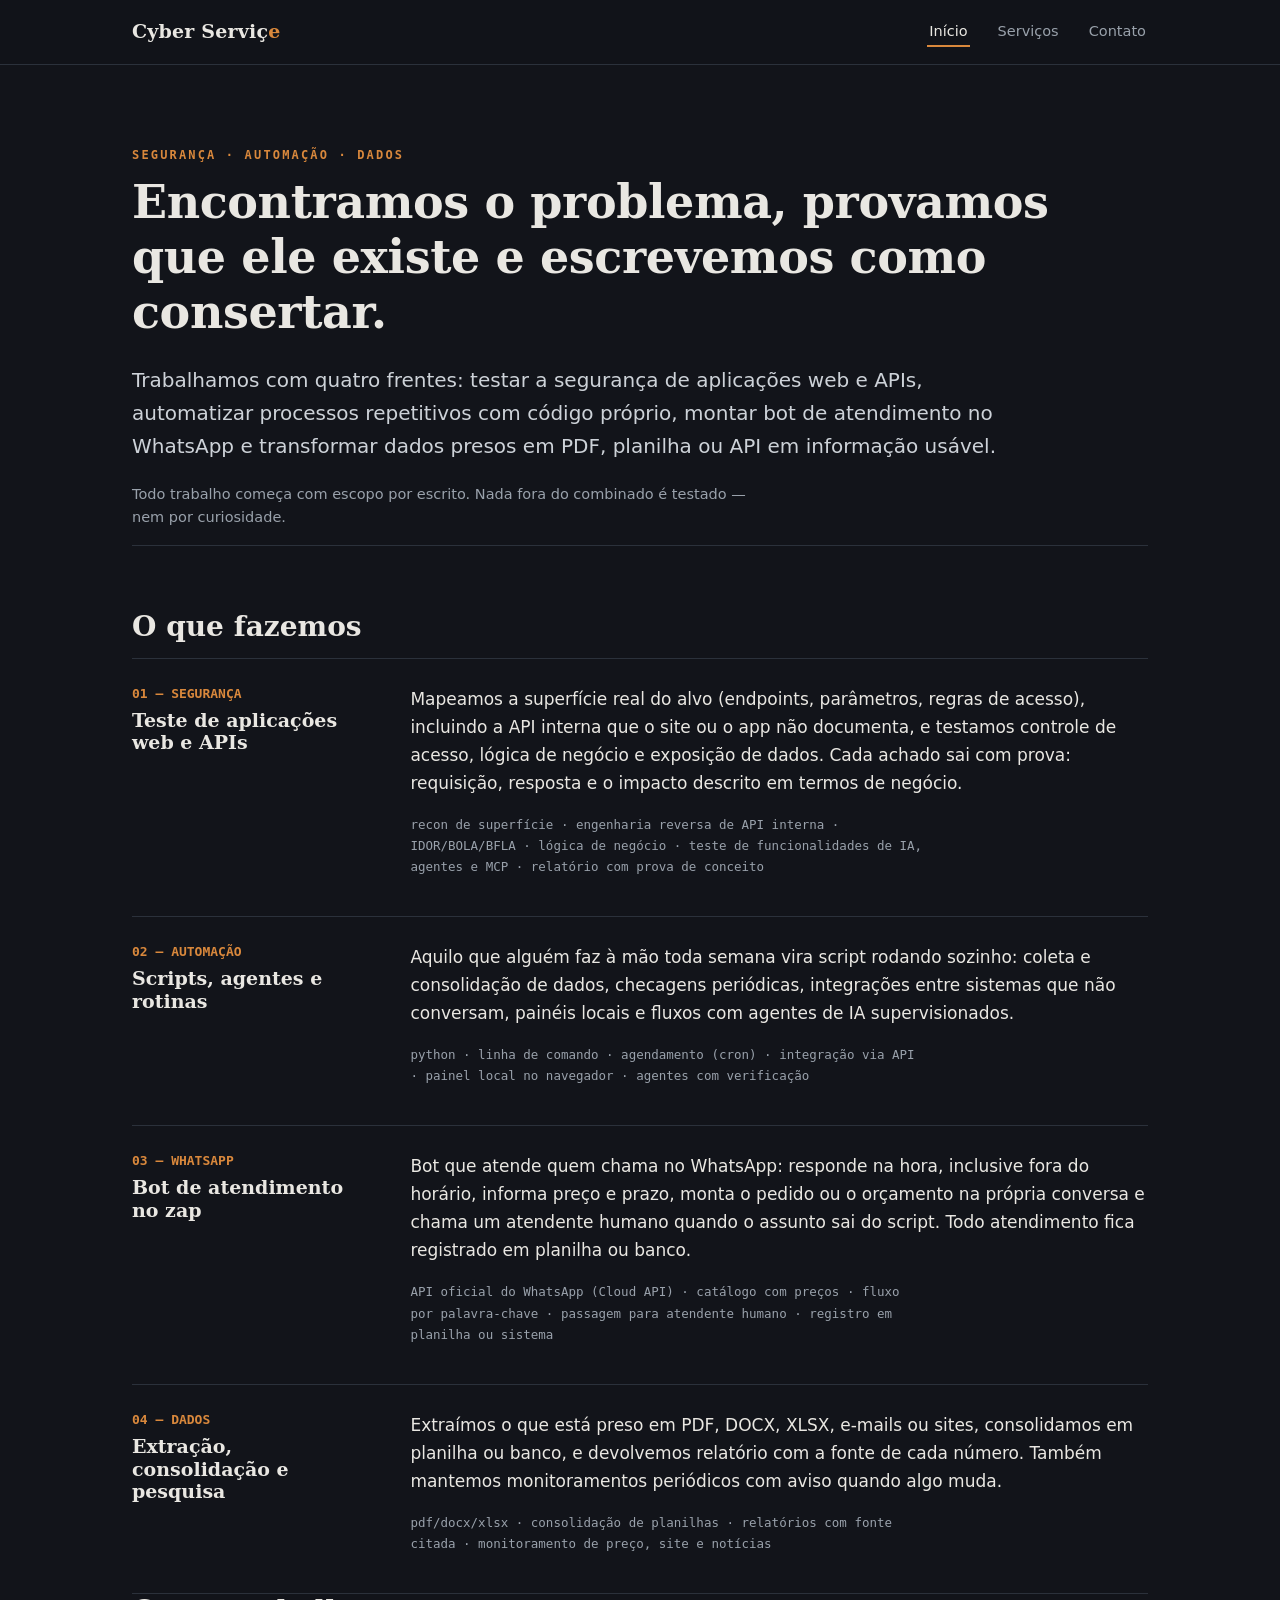
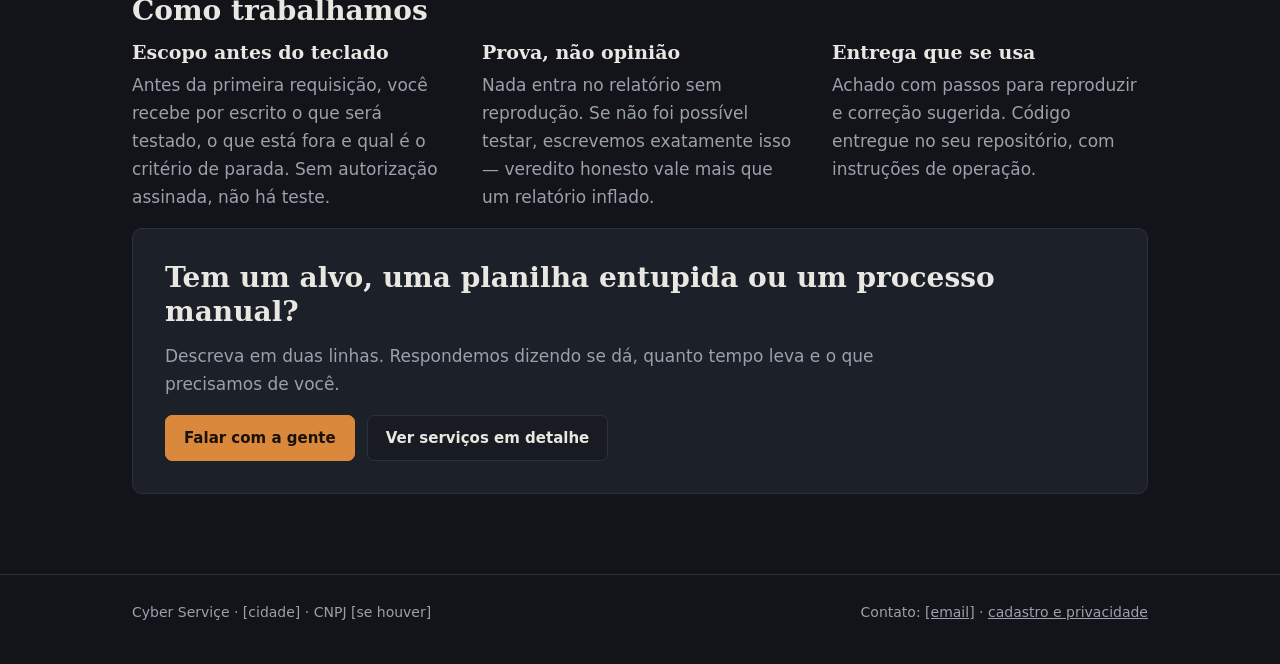
<file: index.html>
<!DOCTYPE html>
<html lang="pt-BR">
<head>
<meta charset="utf-8">
<meta name="viewport" content="width=device-width, initial-scale=1">
<title>Cyber Serviçe — segurança de aplicações, automação e dados</title>
<meta name="description" content="Teste de segurança em aplicações web e APIs, automação com scripts e agentes, bot de atendimento no WhatsApp, extração e consolidação de dados. Escopo por escrito, prova antes de afirmação, relatório honesto.">
<meta name="theme-color" content="#12141a">
<link rel="stylesheet" href="assets/style.css">
</head>
<body>
<header class="site">
  <div class="wrap">
    <a class="brand" href="index.html">Cyber Serviç<span>e</span></a>
    <nav aria-label="Navegação principal">
      <ul>
        <li><a href="index.html" aria-current="page">Início</a></li>
        <li><a href="servicos.html">Serviços</a></li>
        <li><a href="contato.html">Contato</a></li>
      </ul>
    </nav>
  </div>
</header>

<main>
  <section class="wrap">
    <p class="eyebrow">Segurança · Automação · Dados</p>
    <h1>Encontramos o problema, provamos que ele existe e escrevemos como consertar.</h1>
    <p class="lead">
      Trabalhamos com quatro frentes: testar a segurança de aplicações web e APIs, automatizar processos
      repetitivos com código próprio, montar bot de atendimento no WhatsApp e transformar dados presos em
      PDF, planilha ou API em informação usável.
    </p>
    <p class="muted small">
      Todo trabalho começa com escopo por escrito. Nada fora do combinado é testado — nem por curiosidade.
    </p>
    <hr class="rule">
  </section>

  <section class="wrap">
    <h2>O que fazemos</h2>

    <div class="svc">
      <div>
        <div class="num">01 — SEGURANÇA</div>
        <h3>Teste de aplicações web e APIs</h3>
      </div>
      <div>
        <p>
          Mapeamos a superfície real do alvo (endpoints, parâmetros, regras de acesso), incluindo a API
          interna que o site ou o app não documenta, e testamos controle de acesso, lógica de negócio e
          exposição de dados. Cada achado sai com prova: requisição, resposta e o impacto descrito em
          termos de negócio.
        </p>
        <p class="stack">recon de superfície · engenharia reversa de API interna · IDOR/BOLA/BFLA · lógica de negócio · teste de funcionalidades de IA, agentes e MCP · relatório com prova de conceito</p>
      </div>
    </div>

    <div class="svc">
      <div>
        <div class="num">02 — AUTOMAÇÃO</div>
        <h3>Scripts, agentes e rotinas</h3>
      </div>
      <div>
        <p>
          Aquilo que alguém faz à mão toda semana vira script rodando sozinho: coleta e consolidação de
          dados, checagens periódicas, integrações entre sistemas que não conversam, painéis locais e
          fluxos com agentes de IA supervisionados.
        </p>
        <p class="stack">python · linha de comando · agendamento (cron) · integração via API · painel local no navegador · agentes com verificação</p>
      </div>
    </div>

    <div class="svc">
      <div>
        <div class="num">03 — WHATSAPP</div>
        <h3>Bot de atendimento no zap</h3>
      </div>
      <div>
        <p>
          Bot que atende quem chama no WhatsApp: responde na hora, inclusive fora do horário, informa
          preço e prazo, monta o pedido ou o orçamento na própria conversa e chama um atendente humano
          quando o assunto sai do script. Todo atendimento fica registrado em planilha ou banco.
        </p>
        <p class="stack">API oficial do WhatsApp (Cloud API) · catálogo com preços · fluxo por palavra-chave · passagem para atendente humano · registro em planilha ou sistema</p>
      </div>
    </div>

    <div class="svc">
      <div>
        <div class="num">04 — DADOS</div>
        <h3>Extração, consolidação e pesquisa</h3>
      </div>
      <div>
        <p>
          Extraímos o que está preso em PDF, DOCX, XLSX, e-mails ou sites, consolidamos em planilha ou
          banco, e devolvemos relatório com a fonte de cada número. Também mantemos monitoramentos
          periódicos com aviso quando algo muda.
        </p>
        <p class="stack">pdf/docx/xlsx · consolidação de planilhas · relatórios com fonte citada · monitoramento de preço, site e notícias</p>
      </div>
    </div>
  </section>

  <section class="wrap">
    <h2>Como trabalhamos</h2>
    <div class="cols">
      <div>
        <h3>Escopo antes do teclado</h3>
        <p class="muted">Antes da primeira requisição, você recebe por escrito o que será testado, o que está fora e qual é o critério de parada. Sem autorização assinada, não há teste.</p>
      </div>
      <div>
        <h3>Prova, não opinião</h3>
        <p class="muted">Nada entra no relatório sem reprodução. Se não foi possível testar, escrevemos exatamente isso — veredito honesto vale mais que um relatório inflado.</p>
      </div>
      <div>
        <h3>Entrega que se usa</h3>
        <p class="muted">Achado com passos para reproduzir e correção sugerida. Código entregue no seu repositório, com instruções de operação.</p>
      </div>
    </div>
  </section>

  <section class="wrap">
    <div class="cta">
      <h2>Tem um alvo, uma planilha entupida ou um processo manual?</h2>
      <p class="muted">Descreva em duas linhas. Respondemos dizendo se dá, quanto tempo leva e o que precisamos de você.</p>
      <div class="btns">
        <a class="btn primary" href="contato.html">Falar com a gente</a>
        <a class="btn" href="servicos.html">Ver serviços em detalhe</a>
      </div>
    </div>
  </section>
</main>

<footer class="site">
  <div class="wrap">
    <div>Cyber Serviçe · [cidade] · <span class="muted">CNPJ [se houver]</span></div>
    <div>Contato: <a href="mailto:[email]">[email]</a> · <a href="contato.html">cadastro e privacidade</a></div>
  </div>
</footer>
</body>
</html>
</file>
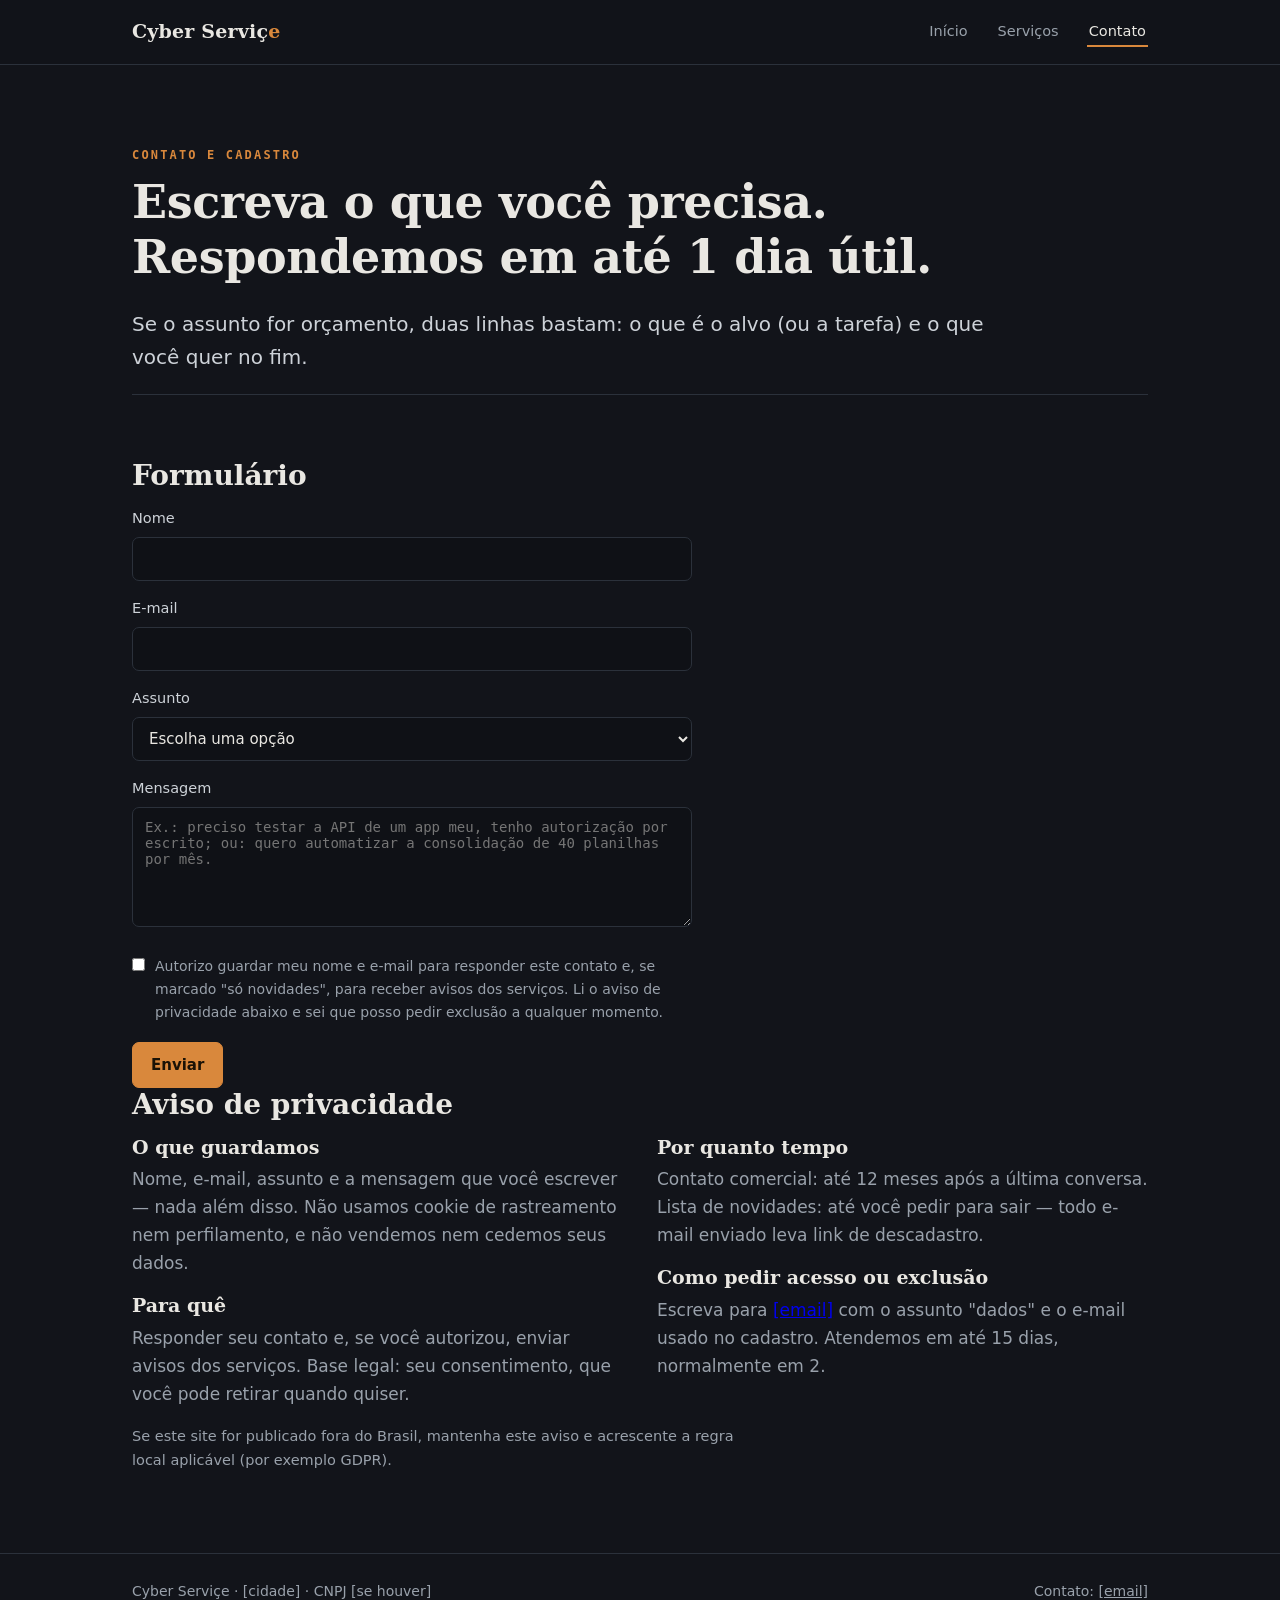
<file: contato.html>
<!DOCTYPE html>
<html lang="pt-BR">
<head>
<meta charset="utf-8">
<meta name="viewport" content="width=device-width, initial-scale=1">
<title>Contato e cadastro — Cyber Serviçe</title>
<meta name="description" content="Fale com a gente ou deixe seu e-mail para receber novidades dos serviços. Aviso de privacidade, finalidade, guarda e exclusão dos dados.">
<meta name="theme-color" content="#12141a">
<link rel="stylesheet" href="assets/style.css">
</head>
<body>
<header class="site">
  <div class="wrap">
    <a class="brand" href="index.html">Cyber Serviç<span>e</span></a>
    <nav aria-label="Navegação principal">
      <ul>
        <li><a href="index.html">Início</a></li>
        <li><a href="servicos.html">Serviços</a></li>
        <li><a href="contato.html" aria-current="page">Contato</a></li>
      </ul>
    </nav>
  </div>
</header>

<main>
  <section class="wrap">
    <p class="eyebrow">Contato e cadastro</p>
    <h1>Escreva o que você precisa. Respondemos em até 1 dia útil.</h1>
    <p class="lead">Se o assunto for orçamento, duas linhas bastam: o que é o alvo (ou a tarefa) e o que você quer no fim.</p>
    <hr class="rule">
  </section>

  <section class="wrap">
    <h2>Formulário</h2>
    <!-- PRODUÇÃO: troque action/data-endpoint pelo endpoint que recebe o POST
         (Cloudflare Pages Function, Formspree, Buttondown...). Em teste local usa /api/lead. -->
    <form id="leadForm" method="post" action="/api/lead" novalidate>
      <label for="nome">Nome</label>
      <input id="nome" name="nome" type="text" autocomplete="name" required maxlength="120">

      <label for="email">E-mail</label>
      <input id="email" name="email" type="email" autocomplete="email" required maxlength="160">

      <label for="assunto">Assunto</label>
      <select id="assunto" name="assunto" required>
        <option value="">Escolha uma opção</option>
        <option value="orcamento-seguranca">Orçamento — teste de segurança</option>
        <option value="orcamento-automacao">Orçamento — automação / script / painel</option>
        <option value="orcamento-whatsapp">Orçamento — bot de atendimento no WhatsApp</option>
        <option value="orcamento-dados">Orçamento — dados, planilha, extração</option>
        <option value="duvida">Dúvida geral</option>
        <option value="novidades">Só quero receber novidades (sem orçamento)</option>
      </select>

      <label for="mensagem">Mensagem</label>
      <textarea id="mensagem" name="mensagem" maxlength="4000" placeholder="Ex.: preciso testar a API de um app meu, tenho autorização por escrito; ou: quero automatizar a consolidação de 40 planilhas por mês."></textarea>

      <!-- honeypot: humano não preenche, robô preenche -->
      <div class="hp" aria-hidden="true">
        <label for="site_url">Não preencha este campo</label>
        <input id="site_url" name="site_url" type="text" tabindex="-1" autocomplete="off">
      </div>

      <div class="check">
        <input id="consent" name="consent" type="checkbox" value="sim" required>
        <label for="consent">
          Autorizo guardar meu nome e e-mail para responder este contato e, se marcado "só novidades",
          para receber avisos dos serviços. Li o aviso de privacidade abaixo e sei que posso pedir
          exclusão a qualquer momento.
        </label>
      </div>

      <div class="btns">
        <button class="btn primary" type="submit" id="enviar">Enviar</button>
      </div>
      <p id="formMsg" role="status"></p>
    </form>
  </section>

  <section class="wrap">
    <h2>Aviso de privacidade</h2>
    <div class="cols">
      <div>
        <h3>O que guardamos</h3>
        <p class="muted">Nome, e-mail, assunto e a mensagem que você escrever — nada além disso. Não usamos cookie de rastreamento nem perfilamento, e não vendemos nem cedemos seus dados.</p>
        <h3>Para quê</h3>
        <p class="muted">Responder seu contato e, se você autorizou, enviar avisos dos serviços. Base legal: seu consentimento, que você pode retirar quando quiser.</p>
      </div>
      <div>
        <h3>Por quanto tempo</h3>
        <p class="muted">Contato comercial: até 12 meses após a última conversa. Lista de novidades: até você pedir para sair — todo e-mail enviado leva link de descadastro.</p>
        <h3>Como pedir acesso ou exclusão</h3>
        <p class="muted">Escreva para <a href="mailto:[email]">[email]</a> com o assunto "dados" e o e-mail usado no cadastro. Atendemos em até 15 dias, normalmente em 2.</p>
      </div>
    </div>
    <p class="small muted">Se este site for publicado fora do Brasil, mantenha este aviso e acrescente a regra local aplicável (por exemplo GDPR).</p>
  </section>
</main>

<footer class="site">
  <div class="wrap">
    <div>Cyber Serviçe · [cidade] · <span class="muted">CNPJ [se houver]</span></div>
    <div>Contato: <a href="mailto:[email]">[email]</a></div>
  </div>
</footer>

<script>
const form = document.getElementById("leadForm");
const msg = document.getElementById("formMsg");

/* Backend do cadastro.
   null  = ainda nao configurado (site publico estatico, sem servidor de POST).
   Quando ligar o backend, troque por a URL do endpoint, ex.:
   const ENDPOINT = "https://script.google.com/macros/s/AKfy.../exec";  */
const ENDPOINT = null;
const EMAIL_FALLBACK = "[email]";
const endpoint = ENDPOINT || form.getAttribute("action");

function show(text, ok){
  msg.textContent = text;
  msg.className = (ok === "info") ? "info" : (ok ? "ok" : "err");
}

form.addEventListener("submit", async (ev) => {
  ev.preventDefault();
  const dados = Object.fromEntries(new FormData(form).entries());

  if (!dados.nome || dados.nome.trim().length < 2) return show("Escreva seu nome.", false);
  if (!/^[^\s@]+@[^\s@]+\.[^\s@]{2,}$/.test(dados.email || "")) return show("E-mail inválido.", false);
  if (!dados.assunto) return show("Escolha o assunto.", false);
  if (!dados.consent) return show("Precisa autorizar o uso dos dados para enviar.", false);
  if (dados.site_url) return show("Envio bloqueado.", false); // honeypot

  if (!ENDPOINT){
    // site estatico sem backend: nao perde o contato, manda por e-mail
    return show("O envio pelo formulário ainda não está ligado. Escreva para " + EMAIL_FALLBACK +
                " com o mesmo texto — respondemos em até 1 dia útil.", "info");
  }

  try{
    const r = await fetch(endpoint, {
      method: "POST",
      headers: {"Content-Type": "application/json"},
      body: JSON.stringify({nome: dados.nome, email: dados.email, assunto: dados.assunto,
                            mensagem: dados.mensagem, consent: true})
    });
    const j = await r.json().catch(() => ({}));
    if (!r.ok) return show(j.erro || ("Não deu para enviar agora. Tente por e-mail: " + EMAIL_FALLBACK + "."), false);
    form.reset();
    show("Recebemos seu contato. Respondemos em até 1 dia útil.", true);
  }catch(e){
    show("Falha de rede. Tente de novo ou escreva para " + EMAIL_FALLBACK + ".", false);
  }
});
</script>
</body>
</html>
</file>
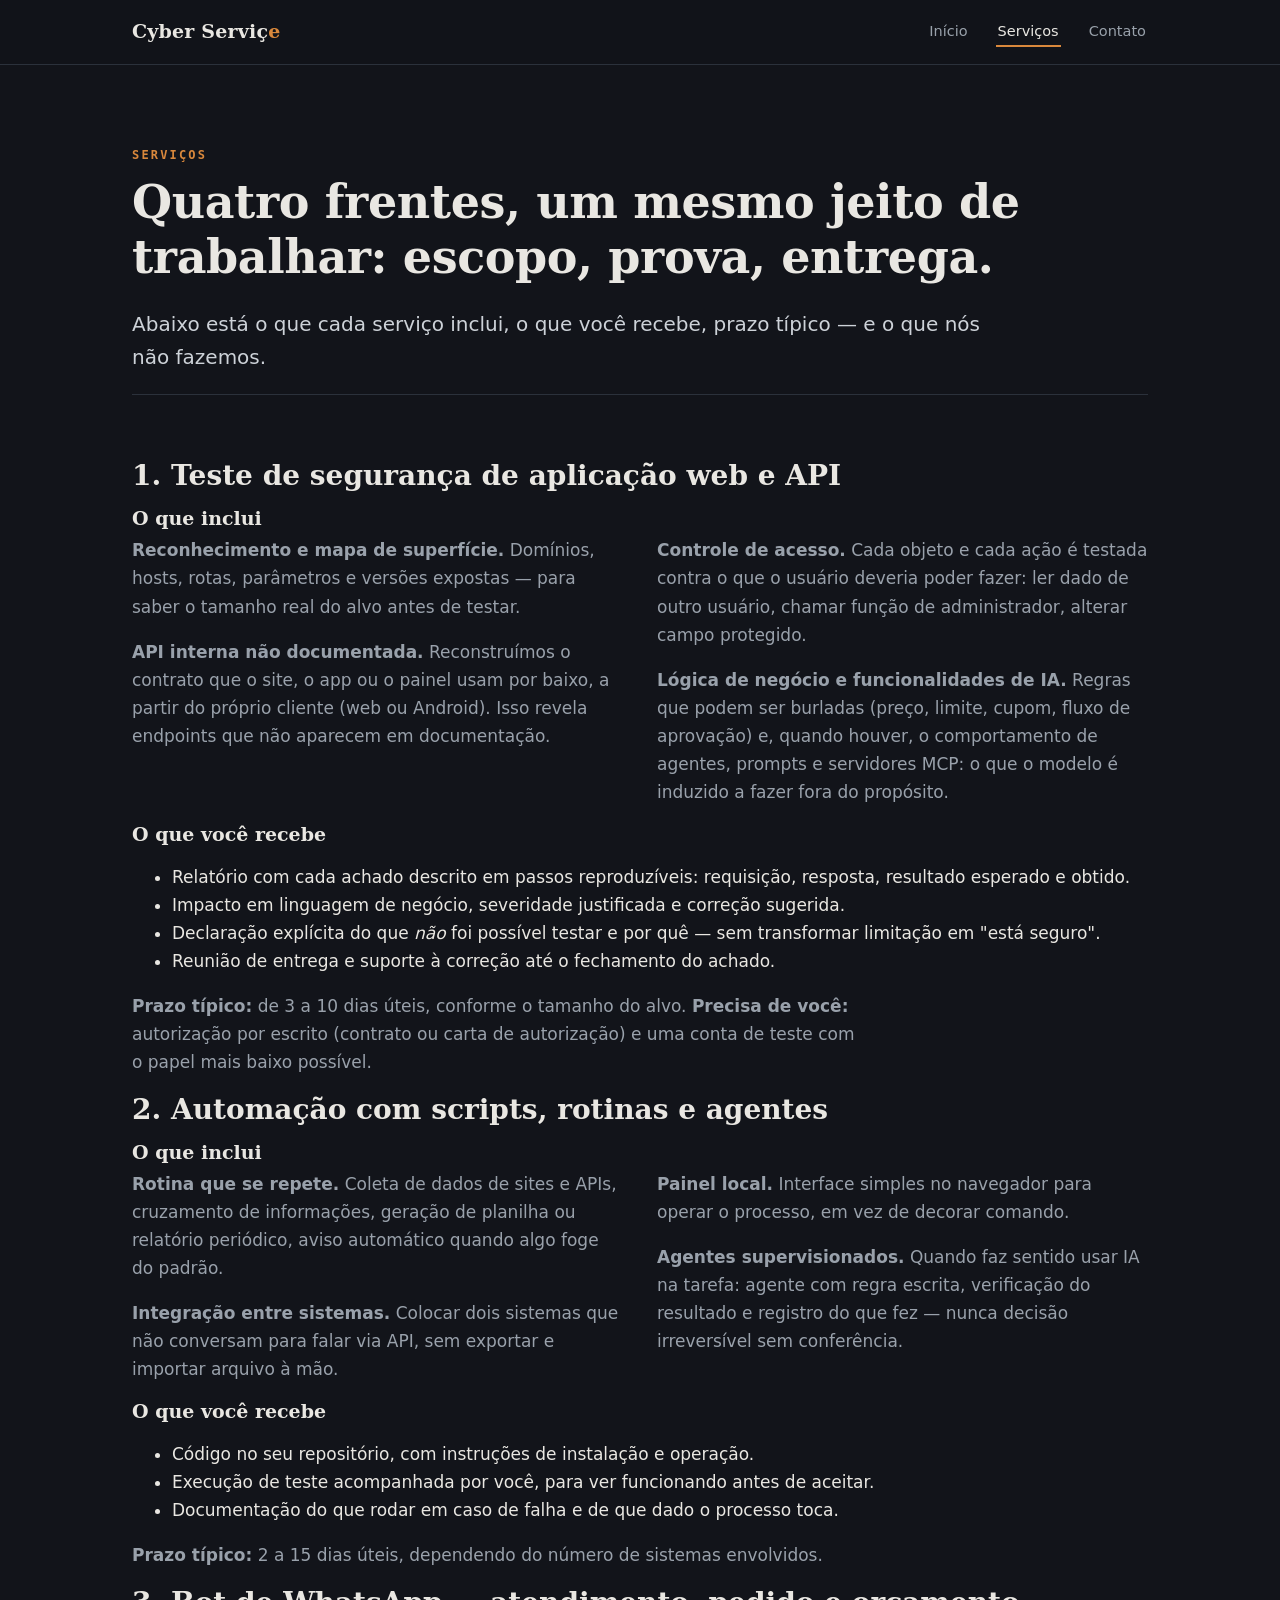
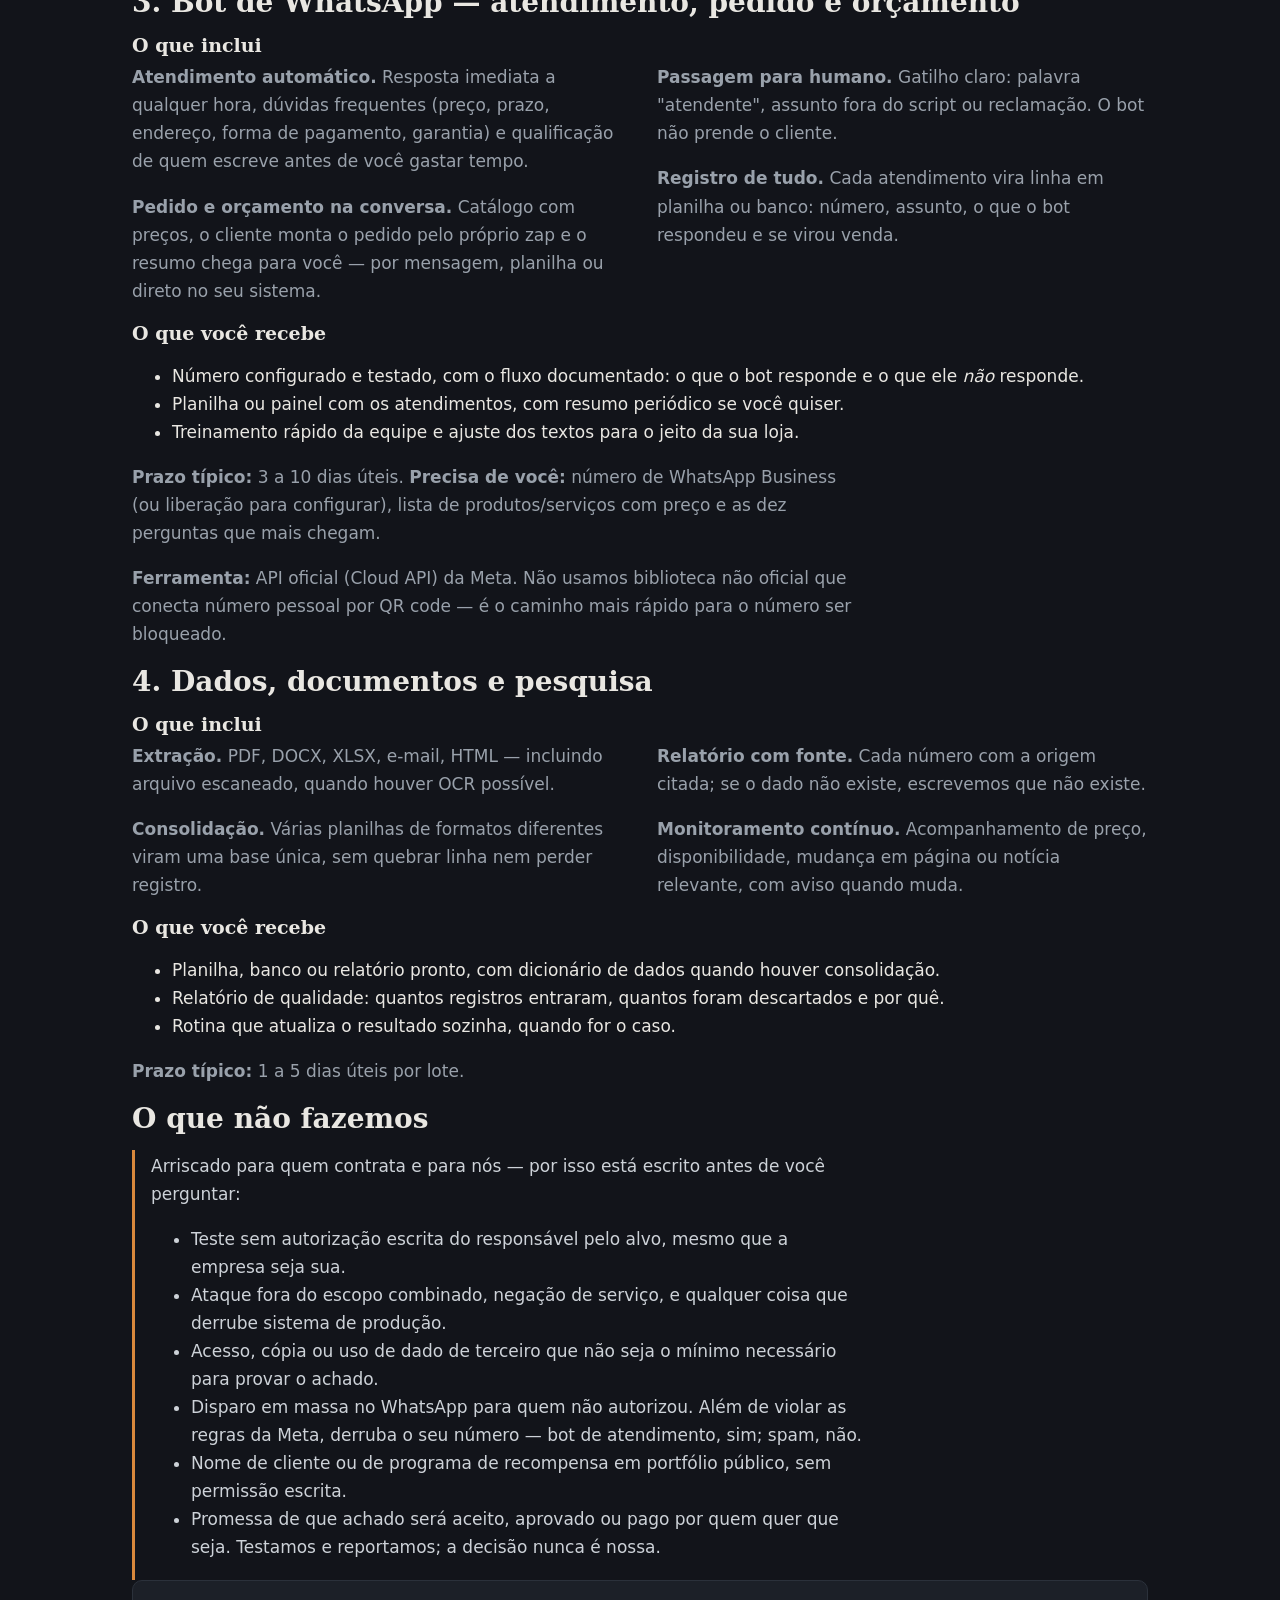
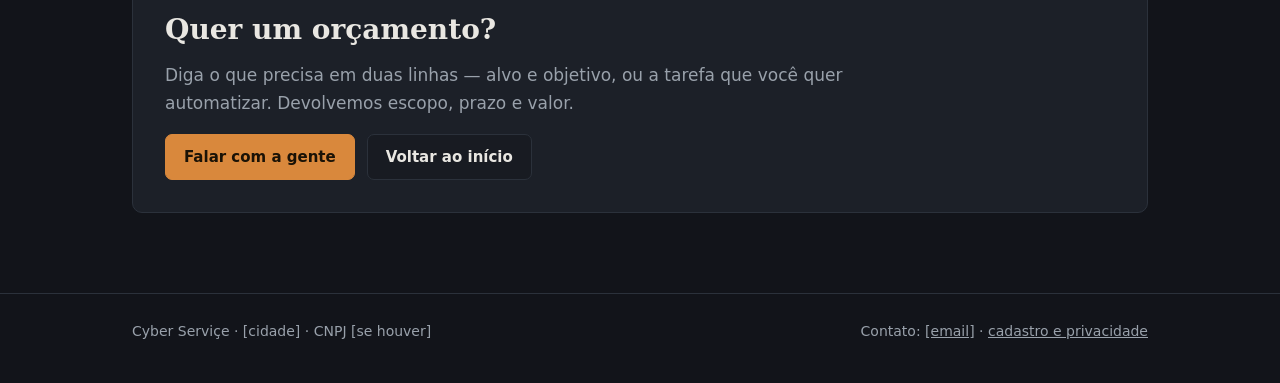
<file: servicos.html>
<!DOCTYPE html>
<html lang="pt-BR">
<head>
<meta charset="utf-8">
<meta name="viewport" content="width=device-width, initial-scale=1">
<title>Serviços — Cyber Serviçe</title>
<meta name="description" content="Detalhe dos serviços: teste de segurança em aplicações web e APIs, automação com scripts e agentes, extração e consolidação de dados. Entregáveis, prazos e o que não fazemos.">
<meta name="theme-color" content="#12141a">
<link rel="stylesheet" href="assets/style.css">
</head>
<body>
<header class="site">
  <div class="wrap">
    <a class="brand" href="index.html">Cyber Serviç<span>e</span></a>
    <nav aria-label="Navegação principal">
      <ul>
        <li><a href="index.html">Início</a></li>
        <li><a href="servicos.html" aria-current="page">Serviços</a></li>
        <li><a href="contato.html">Contato</a></li>
      </ul>
    </nav>
  </div>
</header>

<main>
  <section class="wrap">
    <p class="eyebrow">Serviços</p>
    <h1>Quatro frentes, um mesmo jeito de trabalhar: escopo, prova, entrega.</h1>
    <p class="lead">Abaixo está o que cada serviço inclui, o que você recebe, prazo típico — e o que nós não fazemos.</p>
    <hr class="rule">
  </section>

  <section class="wrap">
    <h2>1. Teste de segurança de aplicação web e API</h2>
    <h3>O que inclui</h3>
    <div class="cols">
      <div>
        <p class="muted"><strong>Reconhecimento e mapa de superfície.</strong> Domínios, hosts, rotas, parâmetros e versões expostas — para saber o tamanho real do alvo antes de testar.</p>
        <p class="muted"><strong>API interna não documentada.</strong> Reconstruímos o contrato que o site, o app ou o painel usam por baixo, a partir do próprio cliente (web ou Android). Isso revela endpoints que não aparecem em documentação.</p>
      </div>
      <div>
        <p class="muted"><strong>Controle de acesso.</strong> Cada objeto e cada ação é testada contra o que o usuário deveria poder fazer: ler dado de outro usuário, chamar função de administrador, alterar campo protegido.</p>
        <p class="muted"><strong>Lógica de negócio e funcionalidades de IA.</strong> Regras que podem ser burladas (preço, limite, cupom, fluxo de aprovação) e, quando houver, o comportamento de agentes, prompts e servidores MCP: o que o modelo é induzido a fazer fora do propósito.</p>
      </div>
    </div>

    <h3>O que você recebe</h3>
    <ul>
      <li>Relatório com cada achado descrito em passos reproduzíveis: requisição, resposta, resultado esperado e obtido.</li>
      <li>Impacto em linguagem de negócio, severidade justificada e correção sugerida.</li>
      <li>Declaração explícita do que <em>não</em> foi possível testar e por quê — sem transformar limitação em "está seguro".</li>
      <li>Reunião de entrega e suporte à correção até o fechamento do achado.</li>
    </ul>
    <p class="stack muted"><strong>Prazo típico:</strong> de 3 a 10 dias úteis, conforme o tamanho do alvo. <strong>Precisa de você:</strong> autorização por escrito (contrato ou carta de autorização) e uma conta de teste com o papel mais baixo possível.</p>
  </section>

  <section class="wrap">
    <h2>2. Automação com scripts, rotinas e agentes</h2>
    <h3>O que inclui</h3>
    <div class="cols">
      <div>
        <p class="muted"><strong>Rotina que se repete.</strong> Coleta de dados de sites e APIs, cruzamento de informações, geração de planilha ou relatório periódico, aviso automático quando algo foge do padrão.</p>
        <p class="muted"><strong>Integração entre sistemas.</strong> Colocar dois sistemas que não conversam para falar via API, sem exportar e importar arquivo à mão.</p>
      </div>
      <div>
        <p class="muted"><strong>Painel local.</strong> Interface simples no navegador para operar o processo, em vez de decorar comando.</p>
        <p class="muted"><strong>Agentes supervisionados.</strong> Quando faz sentido usar IA na tarefa: agente com regra escrita, verificação do resultado e registro do que fez — nunca decisão irreversível sem conferência.</p>
      </div>
    </div>
    <h3>O que você recebe</h3>
    <ul>
      <li>Código no seu repositório, com instruções de instalação e operação.</li>
      <li>Execução de teste acompanhada por você, para ver funcionando antes de aceitar.</li>
      <li>Documentação do que rodar em caso de falha e de que dado o processo toca.</li>
    </ul>
    <p class="stack muted"><strong>Prazo típico:</strong> 2 a 15 dias úteis, dependendo do número de sistemas envolvidos.</p>
  </section>

  <section class="wrap">
    <h2>3. Bot de WhatsApp — atendimento, pedido e orçamento</h2>
    <h3>O que inclui</h3>
    <div class="cols">
      <div>
        <p class="muted"><strong>Atendimento automático.</strong> Resposta imediata a qualquer hora, dúvidas frequentes (preço, prazo, endereço, forma de pagamento, garantia) e qualificação de quem escreve antes de você gastar tempo.</p>
        <p class="muted"><strong>Pedido e orçamento na conversa.</strong> Catálogo com preços, o cliente monta o pedido pelo próprio zap e o resumo chega para você — por mensagem, planilha ou direto no seu sistema.</p>
      </div>
      <div>
        <p class="muted"><strong>Passagem para humano.</strong> Gatilho claro: palavra "atendente", assunto fora do script ou reclamação. O bot não prende o cliente.</p>
        <p class="muted"><strong>Registro de tudo.</strong> Cada atendimento vira linha em planilha ou banco: número, assunto, o que o bot respondeu e se virou venda.</p>
      </div>
    </div>
    <h3>O que você recebe</h3>
    <ul>
      <li>Número configurado e testado, com o fluxo documentado: o que o bot responde e o que ele <em>não</em> responde.</li>
      <li>Planilha ou painel com os atendimentos, com resumo periódico se você quiser.</li>
      <li>Treinamento rápido da equipe e ajuste dos textos para o jeito da sua loja.</li>
    </ul>
    <p class="stack muted"><strong>Prazo típico:</strong> 3 a 10 dias úteis. <strong>Precisa de você:</strong> número de WhatsApp Business (ou liberação para configurar), lista de produtos/serviços com preço e as dez perguntas que mais chegam.</p>
    <p class="stack muted"><strong>Ferramenta:</strong> API oficial (Cloud API) da Meta. Não usamos biblioteca não oficial que conecta número pessoal por QR code — é o caminho mais rápido para o número ser bloqueado.</p>
  </section>

  <section class="wrap">
    <h2>4. Dados, documentos e pesquisa</h2>
    <h3>O que inclui</h3>
    <div class="cols">
      <div>
        <p class="muted"><strong>Extração.</strong> PDF, DOCX, XLSX, e-mail, HTML — incluindo arquivo escaneado, quando houver OCR possível.</p>
        <p class="muted"><strong>Consolidação.</strong> Várias planilhas de formatos diferentes viram uma base única, sem quebrar linha nem perder registro.</p>
      </div>
      <div>
        <p class="muted"><strong>Relatório com fonte.</strong> Cada número com a origem citada; se o dado não existe, escrevemos que não existe.</p>
        <p class="muted"><strong>Monitoramento contínuo.</strong> Acompanhamento de preço, disponibilidade, mudança em página ou notícia relevante, com aviso quando muda.</p>
      </div>
    </div>
    <h3>O que você recebe</h3>
    <ul>
      <li>Planilha, banco ou relatório pronto, com dicionário de dados quando houver consolidação.</li>
      <li>Relatório de qualidade: quantos registros entraram, quantos foram descartados e por quê.</li>
      <li>Rotina que atualiza o resultado sozinha, quando for o caso.</li>
    </ul>
    <p class="stack muted"><strong>Prazo típico:</strong> 1 a 5 dias úteis por lote.</p>
  </section>

  <section class="wrap">
    <h2>O que não fazemos</h2>
    <div class="note">
      <p>Arriscado para quem contrata e para nós — por isso está escrito antes de você perguntar:</p>
      <ul>
        <li>Teste sem autorização escrita do responsável pelo alvo, mesmo que a empresa seja sua.</li>
        <li>Ataque fora do escopo combinado, negação de serviço, e qualquer coisa que derrube sistema de produção.</li>
        <li>Acesso, cópia ou uso de dado de terceiro que não seja o mínimo necessário para provar o achado.</li>
        <li>Disparo em massa no WhatsApp para quem não autorizou. Além de violar as regras da Meta, derruba o seu número — bot de atendimento, sim; spam, não.</li>
        <li>Nome de cliente ou de programa de recompensa em portfólio público, sem permissão escrita.</li>
        <li>Promessa de que achado será aceito, aprovado ou pago por quem quer que seja. Testamos e reportamos; a decisão nunca é nossa.</li>
      </ul>
    </div>
  </section>

  <section class="wrap">
    <div class="cta">
      <h2>Quer um orçamento?</h2>
      <p class="muted">Diga o que precisa em duas linhas — alvo e objetivo, ou a tarefa que você quer automatizar. Devolvemos escopo, prazo e valor.</p>
      <div class="btns">
        <a class="btn primary" href="contato.html">Falar com a gente</a>
        <a class="btn" href="index.html">Voltar ao início</a>
      </div>
    </div>
  </section>
</main>

<footer class="site">
  <div class="wrap">
    <div>Cyber Serviçe · [cidade] · <span class="muted">CNPJ [se houver]</span></div>
    <div>Contato: <a href="mailto:[email]">[email]</a> · <a href="contato.html">cadastro e privacidade</a></div>
  </div>
</footer>
</body>
</html>
</file>
<file: assets/style.css>
/* Tokens do site — sem webfont, sem dependência externa (carrega rápido e funciona offline) */
:root{
  --bg:#12141a;
  --bg-soft:#181b22;
  --panel:#1c2028;
  --line:#2b313b;
  --ink:#e9e7e2;
  --muted:#99a1ab;
  --accent:#d9883c;
  --accent-ink:#1a1206;
  --ok:#6a9d5f;
  --serif:"DejaVu Serif",Georgia,"Times New Roman",serif;
  --sans:"DejaVu Sans",system-ui,-apple-system,"Segoe UI",Roboto,Arial,sans-serif;
  --mono:"DejaVu Sans Mono","Liberation Mono",ui-monospace,monospace;
  --wrap:1080px;
}
*{box-sizing:border-box}
html{scroll-behavior:smooth}
body{
  margin:0;background:var(--bg);color:var(--ink);font-family:var(--sans);
  font-size:17px;line-height:1.65;-webkit-font-smoothing:antialiased;
}
img{max-width:100%;height:auto}
.wrap{max-width:var(--wrap);margin:0 auto;padding:0 clamp(16px,4vw,32px)}

/* ---------- topo ---------- */
header.site{border-bottom:1px solid var(--line);background:rgba(18,20,26,.92);position:sticky;top:0;z-index:10;backdrop-filter:saturate(120%)}
header.site .wrap{display:flex;align-items:center;justify-content:space-between;gap:16px;min-height:64px;flex-wrap:wrap}
.brand{font-family:var(--serif);font-size:19px;font-weight:600;letter-spacing:.2px;text-decoration:none;color:var(--ink)}
.brand span{color:var(--accent)}
nav ul{display:flex;gap:clamp(10px,2.4vw,26px);list-style:none;margin:0;padding:0;font-size:14.5px}
nav a{color:var(--muted);text-decoration:none;padding:6px 2px;border-bottom:2px solid transparent}
nav a:hover{color:var(--ink)}
nav a[aria-current="page"]{color:var(--ink);border-bottom-color:var(--accent)}
a:focus-visible,button:focus-visible,input:focus-visible,select:focus-visible,textarea:focus-visible{outline:2px solid var(--accent);outline-offset:2px}

/* ---------- blocos ---------- */
main{padding:clamp(36px,7vw,84px) 0 0}
section{padding:0 0 clamp(40px,6vw,72px)}
h1,h2,h3{font-family:var(--serif);font-weight:600;line-height:1.2;margin:0 0 .5em}
h1{font-size:clamp(28px,5vw,46px);letter-spacing:-.4px}
h2{font-size:clamp(21px,3vw,28px);margin-top:0}
h3{font-size:19px;margin-bottom:.35em}
p{margin:0 0 1em;max-width:68ch}
.lead{font-size:clamp(17px,2.1vw,20px);color:#cdd2d8}
.eyebrow{font:600 12px/1 var(--mono);letter-spacing:.18em;text-transform:uppercase;color:var(--accent);margin-bottom:14px}
.muted{color:var(--muted)}
.small{font-size:14.5px}
hr.rule{border:0;border-top:1px solid var(--line);margin:0 0 clamp(36px,6vw,64px)}

/* listas de serviço em formato ficha, não cartão com ícone */
.svc{border-top:1px solid var(--line);padding:26px 0;display:grid;grid-template-columns:minmax(180px,240px) 1fr;gap:clamp(14px,3vw,40px)}
.svc:last-child{border-bottom:1px solid var(--line)}
.svc .num{font:600 13px/1.4 var(--mono);color:var(--accent)}
.svc h3{margin:6px 0 0}
.svc ul{margin:.4em 0 0;padding-left:1.1em}
.svc li{margin-bottom:.3em}
.svc .stack{margin-top:.7em;font:12.5px/1.7 var(--mono);color:var(--muted)}
@media (max-width:720px){.svc{grid-template-columns:1fr;gap:8px}}

.cols{display:grid;grid-template-columns:repeat(auto-fit,minmax(240px,1fr));gap:clamp(18px,3vw,34px)}
.note{border-left:3px solid var(--accent);padding:2px 0 2px 16px;color:#cdd2d8;max-width:68ch}

/* ---------- CTA ---------- */
.cta{background:var(--panel);border:1px solid var(--line);border-radius:10px;padding:clamp(20px,3.4vw,32px)}
.cta h2{margin-top:0}
.btns{display:flex;gap:12px;flex-wrap:wrap;margin-top:6px}
.btn{display:inline-block;font:600 15px var(--sans);text-decoration:none;border-radius:7px;padding:11px 18px;min-height:44px;line-height:22px;border:1px solid var(--line);color:var(--ink);background:var(--bg-soft)}
.btn:hover{border-color:#3d4551}
.btn.primary{background:var(--accent);border-color:var(--accent);color:var(--accent-ink)}
.btn.primary:hover{filter:brightness(1.06)}

/* ---------- formulário ---------- */
form{max-width:560px}
label{display:block;font-size:14.5px;margin:0 0 6px;color:#cdd2d8}
input,select,textarea{
  width:100%;background:#0f1116;color:var(--ink);border:1px solid var(--line);border-radius:7px;
  padding:11px 12px;font:15px var(--sans);margin-bottom:16px;min-height:44px
}
textarea{min-height:120px;resize:vertical;font-family:var(--mono);font-size:14px}
.check{display:flex;gap:10px;align-items:flex-start;margin:4px 0 18px}
.check input{width:auto;min-height:0;margin:3px 0 0;flex:0 0 auto}
.check label{margin:0;font-size:14px;color:var(--muted)}
.hp{position:absolute;left:-9999px;width:1px;height:1px;overflow:hidden}
#formMsg{margin-top:14px;font-size:14.5px;display:none}
#formMsg.ok{display:block;color:var(--ok)}
#formMsg.info{display:block;color:var(--accent)}
#formMsg.err{display:block;color:#e0745c}

/* ---------- rodapé ---------- */
footer.site{border-top:1px solid var(--line);margin-top:clamp(40px,7vw,80px);padding:26px 0 40px;color:var(--muted);font-size:14px}
footer.site a{color:var(--muted)}
footer.site .wrap{display:flex;justify-content:space-between;gap:14px;flex-wrap:wrap}

@media (prefers-reduced-motion:reduce){html{scroll-behavior:auto}*{transition:none!important;animation:none!important}}
</file>
